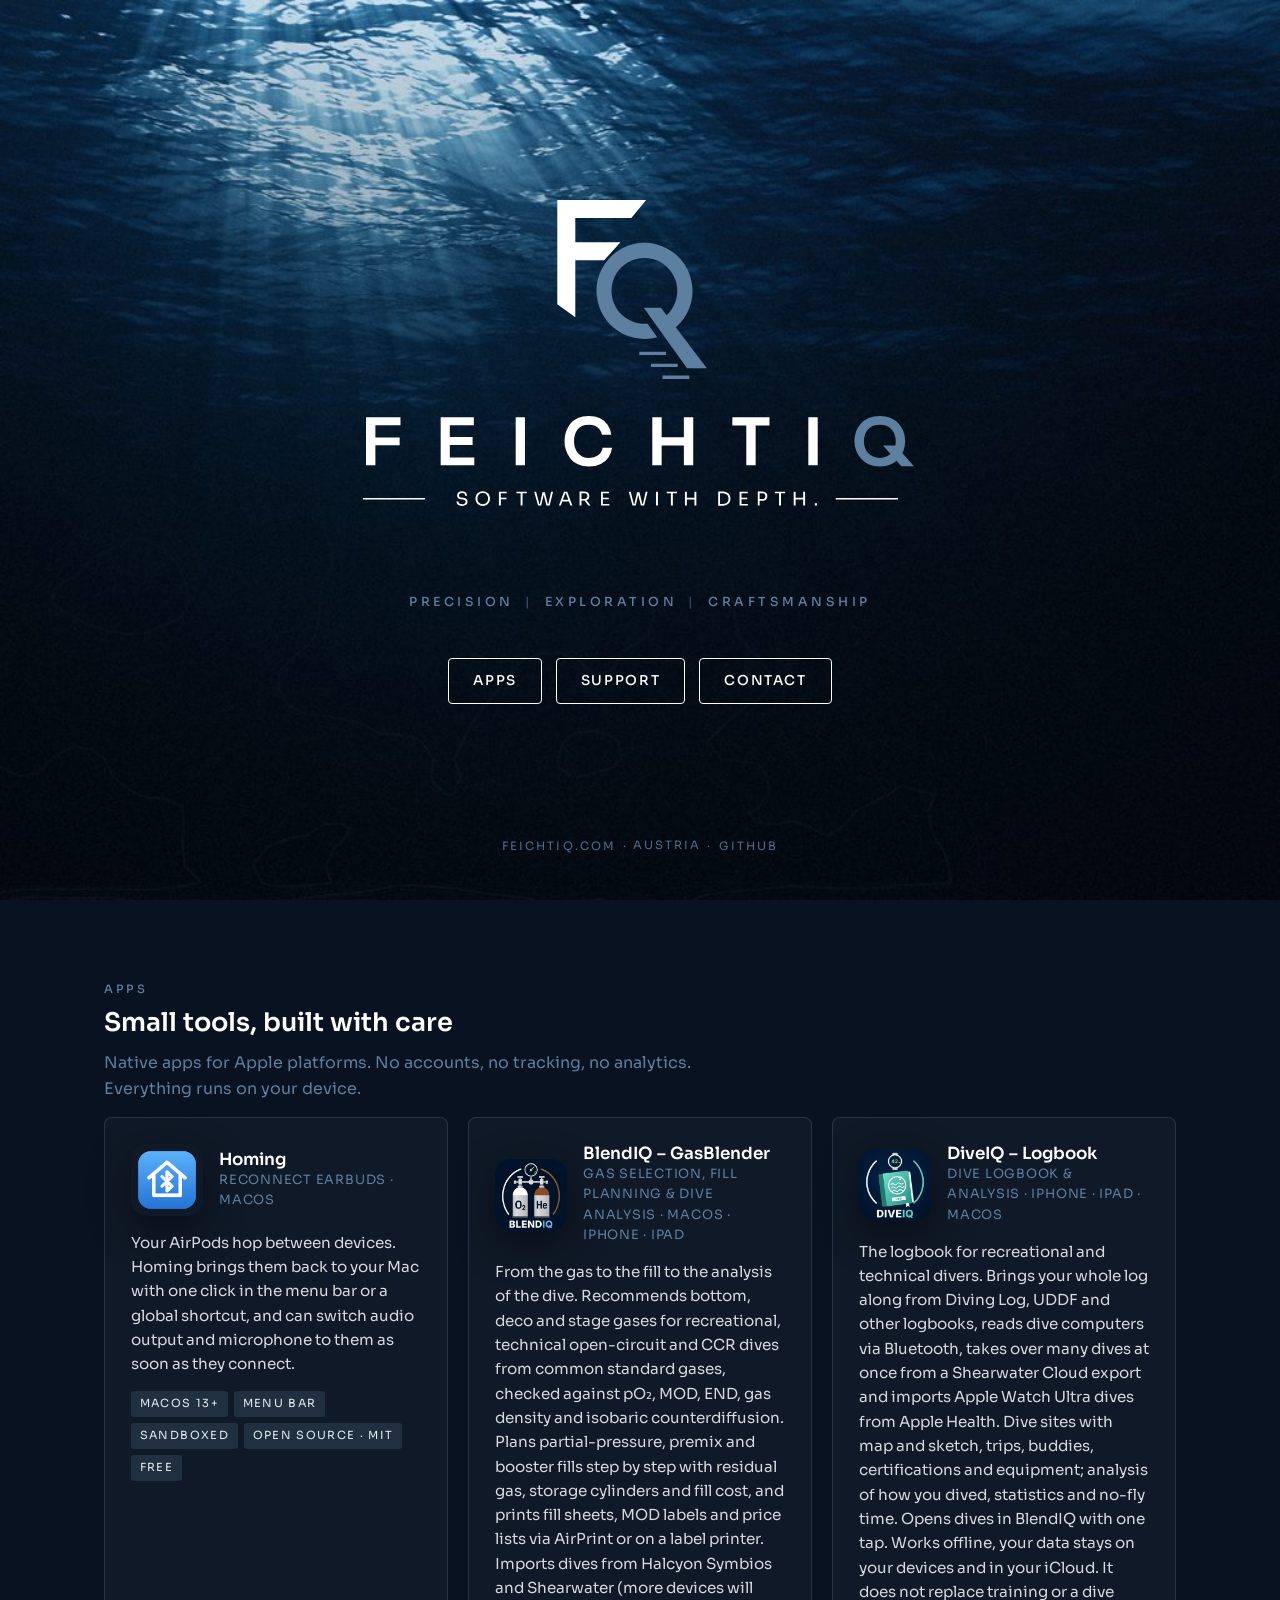
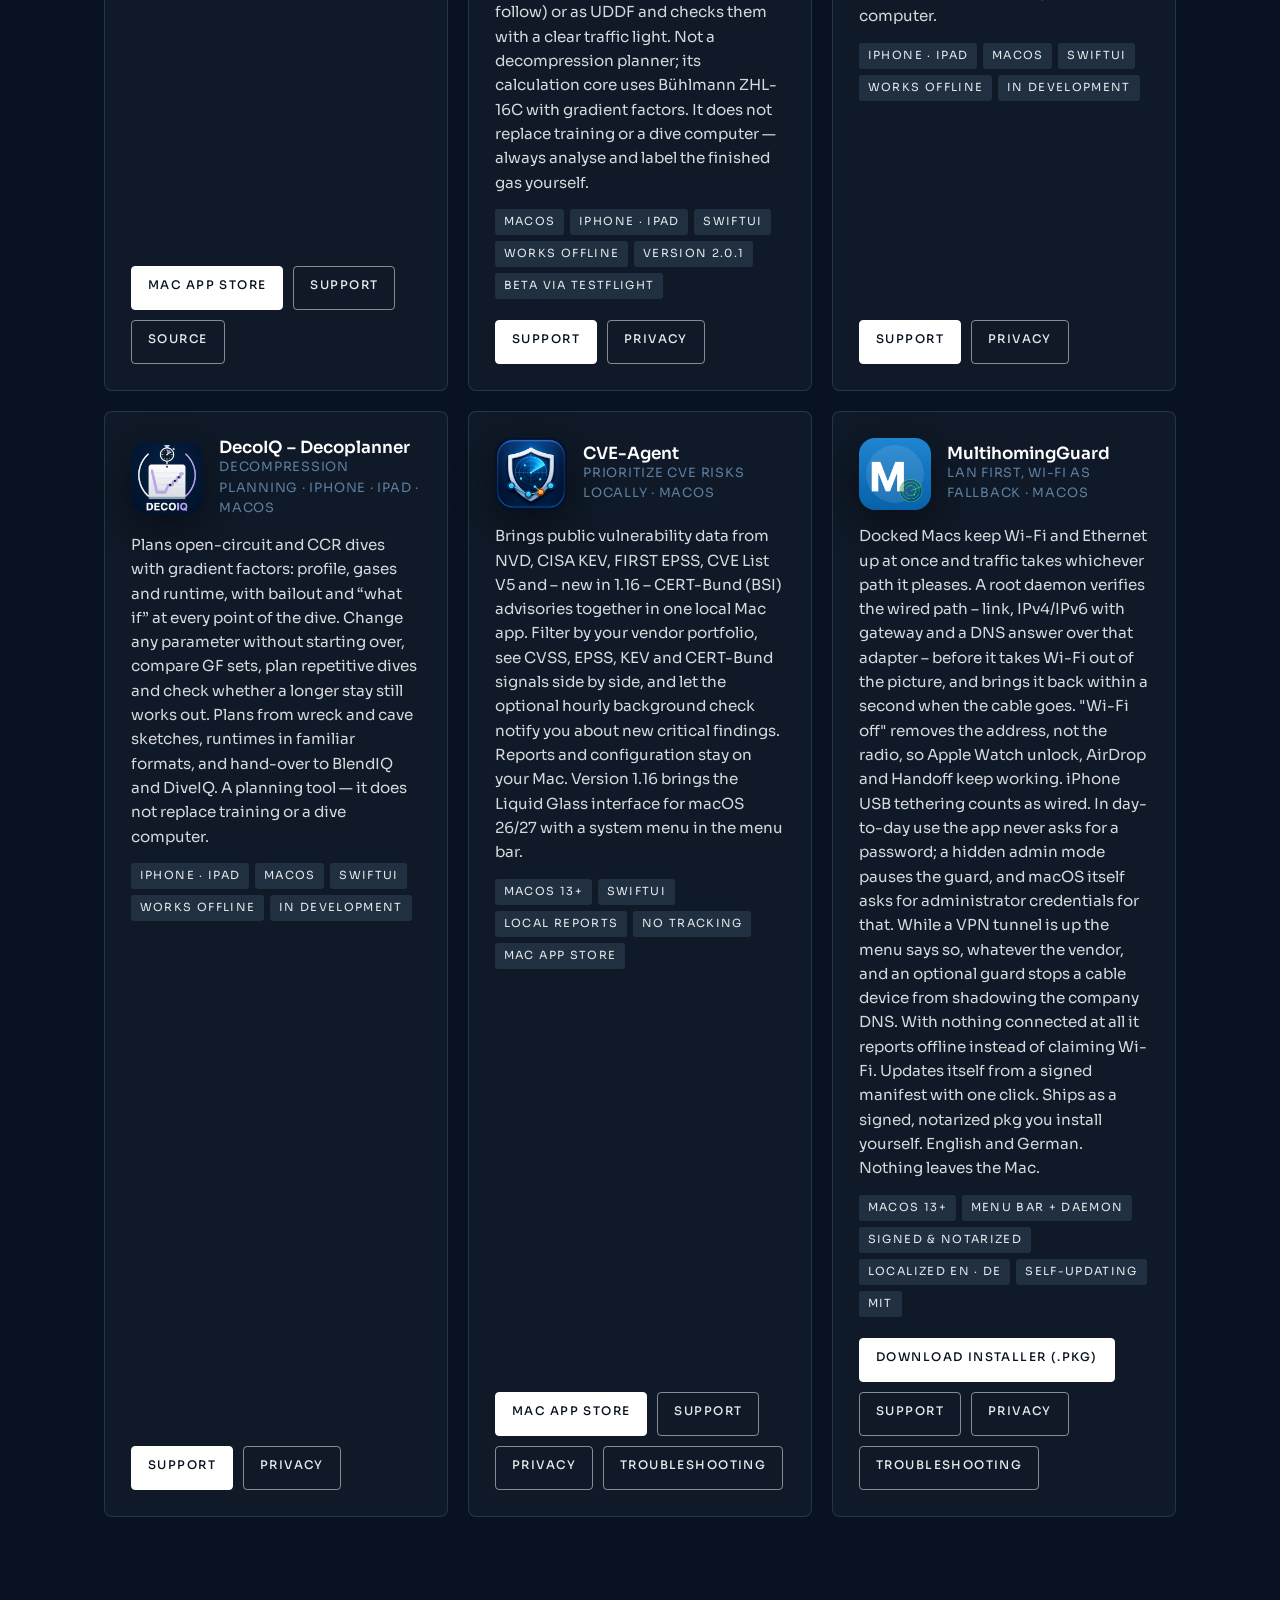
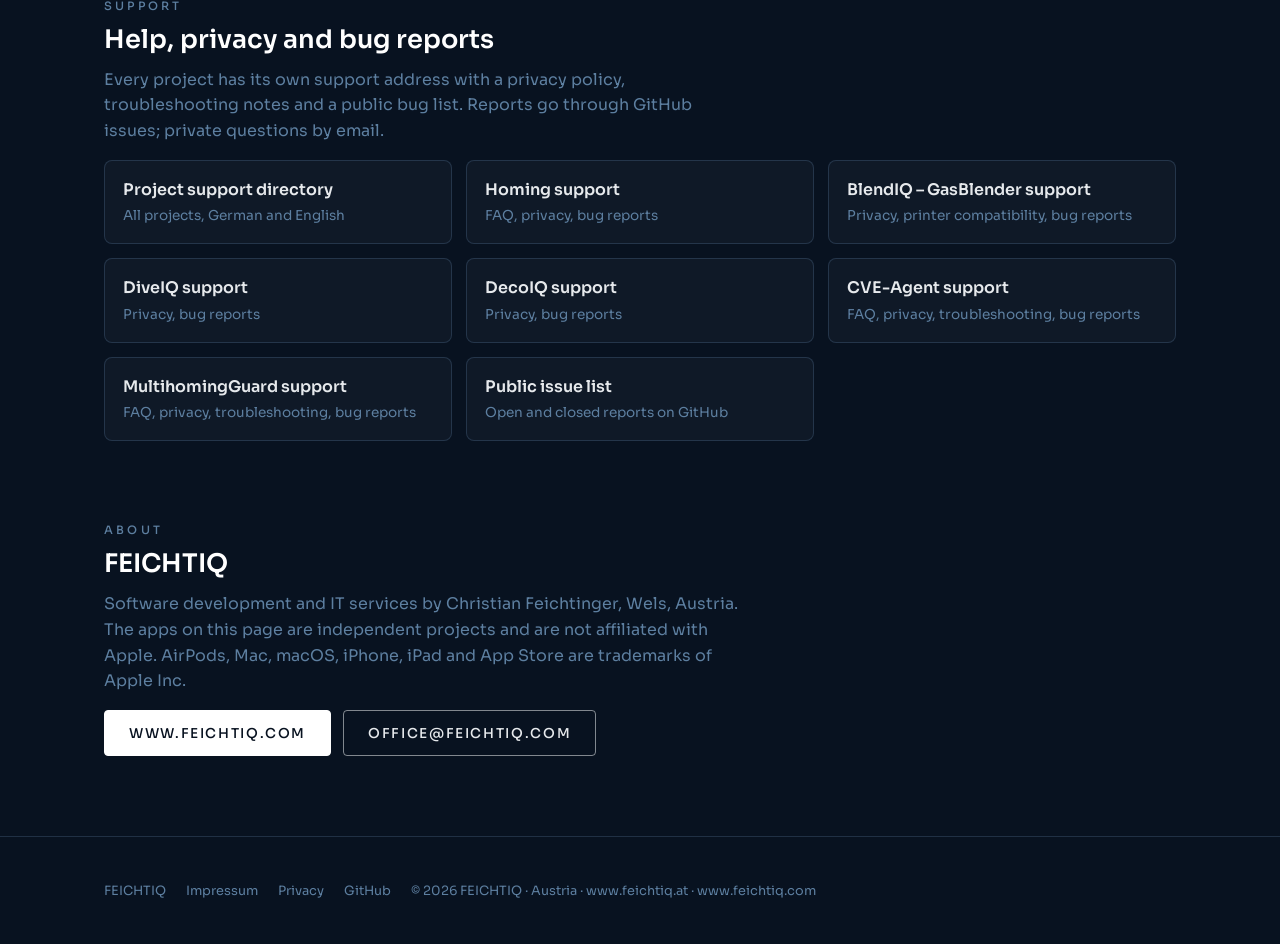
<file: index.html>
<!doctype html>
<html lang="en">
<head>
<meta charset="utf-8">
<meta name="viewport" content="width=device-width,initial-scale=1,viewport-fit=cover">
<title>FEICHTIQ — Apps by Christian Feichtinger</title>
<meta name="description" content="FEICHTIQ. Software with depth. Homing, CVE-Agent and MultihomingGuard for macOS, BlendIQ, DiveIQ and DecoIQ for divers on iPhone, iPad and Mac — apps, support and source code by Christian Feichtinger, Austria.">
<link rel="canonical" href="https://feichti01.github.io/">
<link rel="icon" href="/favicon.ico" sizes="16x16 32x32 48x48"><link rel="icon" type="image/svg+xml" href="/favicon.svg"><link rel="apple-touch-icon" href="/apple-touch-icon.png"><link rel="manifest" href="/site.webmanifest"><meta name="theme-color" content="#081220">
<meta property="og:title" content="FEICHTIQ — Apps by Christian Feichtinger"><meta property="og:description" content="Software with depth. Homing, CVE-Agent and MultihomingGuard for macOS, BlendIQ, DiveIQ and DecoIQ for divers on iPhone, iPad and Mac."><meta property="og:image" content="https://feichti01.github.io/img/og-1200x630.jpg"><meta property="og:url" content="https://feichti01.github.io/"><meta name="twitter:card" content="summary_large_image">
<link rel="preload" href="/fonts/Sora-var.woff2" as="font" type="font/woff2" crossorigin>
<link rel="stylesheet" href="/css/site.css?v=20260919">
</head>
<body class="dark">

<header class="hero">
  <img class="logo" src="/img/logo-stacked-dark.svg" alt="FEICHTIQ — Software with depth." width="1230" height="1226">
  <p class="tri"><span>Precision</span><span>Exploration</span><span>Craftsmanship</span></p>
  <div class="cta"><a class="btn" href="#apps">Apps</a><a class="btn" href="https://feichti01.github.io/support/">Support</a><a class="btn" href="mailto:office@feichtiq.com">Contact</a></div>
  <p class="at"><a href="https://www.feichtiq.com">feichtiq.com</a>· Austria ·<a href="https://github.com/feichti01">GitHub</a></p>
</header>

<main class="wrap">

<section class="block" id="apps" aria-labelledby="apps-heading">
  <p class="eyebrow">Apps</p>
  <h2 id="apps-heading">Small tools, built with care</h2>
  <p class="lead">Native apps for Apple platforms. No accounts, no tracking, no analytics. Everything runs on your device.</p>
  <div class="grid">

    <article class="app" aria-labelledby="homing-heading">
      <div class="head">
        <img class="icon" src="/img/homing-512.png" alt="" width="72" height="72">
        <div><h3 id="homing-heading">Homing</h3><div class="sub">Reconnect Earbuds · macOS</div></div>
      </div>
      <p>Your AirPods hop between devices. Homing brings them back to your Mac with one click in the menu bar or a global shortcut, and can switch audio output and microphone to them as soon as they connect.</p>
      <div class="tags"><span>macOS 13+</span><span>Menu bar</span><span>Sandboxed</span><span>Open source · MIT</span><span>Free</span></div>
      <div class="actions">
        <a class="btn solid" href="https://apps.apple.com/app/homing-reconnect-earbuds/id6809006124?mt=12">Mac App Store</a>
        <a class="btn quiet" href="https://feichti01.github.io/support/homing/en/">Support</a>
        <a class="btn quiet" href="https://github.com/feichti01/homing">Source</a>
      </div>
    </article>

    <article class="app" aria-labelledby="blendiq-heading">
      <div class="head">
        <img class="icon" src="/img/blendiq-512.png" alt="" width="72" height="72">
        <div><h3 id="blendiq-heading">BlendIQ – GasBlender</h3><div class="sub">Gas selection, fill planning &amp; dive analysis · macOS · iPhone · iPad</div></div>
      </div>
      <p>From the gas to the fill to the analysis of the dive. Recommends bottom, deco and stage gases for recreational, technical open-circuit and CCR dives from common standard gases, checked against pO₂, MOD, END, gas density and isobaric counterdiffusion. Plans partial-pressure, premix and booster fills step by step with residual gas, storage cylinders and fill cost, and prints fill sheets, MOD labels and price lists via AirPrint or on a label printer. Imports dives from Halcyon Symbios and Shearwater (more devices will follow) or as UDDF and checks them with a clear traffic light. Not a decompression planner; its calculation core uses Bühlmann ZHL-16C with gradient factors. It does not replace training or a dive computer — always analyse and label the finished gas yourself.</p>
      <div class="tags"><span>macOS</span><span>iPhone · iPad</span><span>SwiftUI</span><span>Works offline</span><span>Version 2.0.1</span><span>Beta via TestFlight</span></div>
      <div class="actions">
        <a class="btn solid" href="https://feichti01.github.io/gasblender/support/en/">Support</a>
        <a class="btn quiet" href="https://feichti01.github.io/gasblender/support/privacy.html#english">Privacy</a>
      </div>
    </article>

    <article class="app" aria-labelledby="diveiq-heading">
      <div class="head">
        <img class="icon" src="/img/diveiq-512.png" alt="" width="72" height="72">
        <div><h3 id="diveiq-heading">DiveIQ – Logbook</h3><div class="sub">Dive logbook &amp; analysis · iPhone · iPad · macOS</div></div>
      </div>
      <p>The logbook for recreational and technical divers. Brings your whole log along from Diving Log, UDDF and other logbooks, reads dive computers via Bluetooth, takes over many dives at once from a Shearwater Cloud export and imports Apple Watch Ultra dives from Apple Health. Dive sites with map and sketch, trips, buddies, certifications and equipment; analysis of how you dived, statistics and no-fly time. Opens dives in BlendIQ with one tap. Works offline, your data stays on your devices and in your iCloud. It does not replace training or a dive computer.</p>
      <div class="tags"><span>iPhone · iPad</span><span>macOS</span><span>SwiftUI</span><span>Works offline</span><span>In development</span></div>
      <div class="actions">
        <a class="btn solid" href="https://feichti01.github.io/support/diveiq/en/">Support</a>
        <a class="btn quiet" href="https://feichti01.github.io/support/diveiq/privacy.html#english">Privacy</a>
      </div>
    </article>

    <article class="app" aria-labelledby="decoiq-heading">
      <div class="head">
        <img class="icon" src="/img/decoiq-512.png" alt="" width="72" height="72">
        <div><h3 id="decoiq-heading">DecoIQ – Decoplanner</h3><div class="sub">Decompression planning · iPhone · iPad · macOS</div></div>
      </div>
      <p>Plans open-circuit and CCR dives with gradient factors: profile, gases and runtime, with bailout and “what if” at every point of the dive. Change any parameter without starting over, compare GF sets, plan repetitive dives and check whether a longer stay still works out. Plans from wreck and cave sketches, runtimes in familiar formats, and hand-over to BlendIQ and DiveIQ. A planning tool — it does not replace training or a dive computer.</p>
      <div class="tags"><span>iPhone · iPad</span><span>macOS</span><span>SwiftUI</span><span>Works offline</span><span>In development</span></div>
      <div class="actions">
        <a class="btn solid" href="https://feichti01.github.io/support/decoiq/en/">Support</a>
        <a class="btn quiet" href="https://feichti01.github.io/support/decoiq/privacy.html#english">Privacy</a>
      </div>
    </article>

    <article class="app" aria-labelledby="cveagent-heading">
      <div class="head">
        <img class="icon" src="/img/cveagent-512.png" alt="" width="72" height="72">
        <div><h3 id="cveagent-heading">CVE-Agent</h3><div class="sub">Prioritize CVE risks locally · macOS</div></div>
      </div>
      <p>Brings public vulnerability data from NVD, CISA KEV, FIRST EPSS, CVE List V5 and – new in 1.16 – CERT-Bund (BSI) advisories together in one local Mac app. Filter by your vendor portfolio, see CVSS, EPSS, KEV and CERT-Bund signals side by side, and let the optional hourly background check notify you about new critical findings. Reports and configuration stay on your Mac. Version 1.16 brings the Liquid Glass interface for macOS 26/27 with a system menu in the menu bar.</p>
      <div class="tags"><span>macOS 13+</span><span>SwiftUI</span><span>Local reports</span><span>No tracking</span><span>Mac App Store</span></div>
      <div class="actions">
        <a class="btn solid" href="https://apps.apple.com/at/app/cve-agent/id6811044823?mt=12">Mac App Store</a>
        <a class="btn quiet" href="https://feichti01.github.io/support/cveagent/en/">Support</a>
        <a class="btn quiet" href="https://feichti01.github.io/support/cveagent/privacy.html">Privacy</a>
        <a class="btn quiet" href="https://feichti01.github.io/support/cveagent/troubleshooting.html">Troubleshooting</a>
      </div>
    </article>

    <article class="app" aria-labelledby="multihomingguard-heading">
      <div class="head">
        <img class="icon" src="/img/multihomingguard-512.png" alt="" width="72" height="72">
        <div><h3 id="multihomingguard-heading">MultihomingGuard</h3><div class="sub">LAN first, Wi-Fi as fallback · macOS</div></div>
      </div>
      <p>Docked Macs keep Wi-Fi and Ethernet up at once and traffic takes whichever path it pleases. A root daemon verifies the wired path – link, IPv4/IPv6 with gateway and a DNS answer over that adapter – before it takes Wi-Fi out of the picture, and brings it back within a second when the cable goes. "Wi-Fi off" removes the address, not the radio, so Apple Watch unlock, AirDrop and Handoff keep working. iPhone USB tethering counts as wired. In day-to-day use the app never asks for a password; a hidden admin mode pauses the guard, and macOS itself asks for administrator credentials for that. While a VPN tunnel is up the menu says so, whatever the vendor, and an optional guard stops a cable device from shadowing the company DNS. With nothing connected at all it reports offline instead of claiming Wi-Fi. Updates itself from a signed manifest with one click. Ships as a signed, notarized pkg you install yourself. English and German. Nothing leaves the Mac.</p>
      <div class="tags"><span>macOS 13+</span><span>Menu bar + daemon</span><span>Signed &amp; notarized</span><span>Localized EN · DE</span><span>Self-updating</span><span>MIT</span></div>
      <div class="actions">
        <a class="btn solid" href="https://www.feichtiq.com/dl/MultihomingGuard-latest.pkg">Download installer (.pkg)</a>
        <a class="btn quiet" href="https://feichti01.github.io/support/multihomingguard/en/">Support</a>
        <a class="btn quiet" href="https://feichti01.github.io/support/multihomingguard/privacy.html#english">Privacy</a>
        <a class="btn quiet" href="https://feichti01.github.io/support/multihomingguard/troubleshooting.html#english">Troubleshooting</a>
      </div>
    </article>

  </div>
</section>

<section class="block" id="support" aria-labelledby="support-heading">
  <p class="eyebrow">Support</p>
  <h2 id="support-heading">Help, privacy and bug reports</h2>
  <p class="lead">Every project has its own support address with a privacy policy, troubleshooting notes and a public bug list. Reports go through GitHub issues; private questions by email.</p>
  <div class="links">
    <a href="https://feichti01.github.io/support/"><b>Project support directory</b><span>All projects, German and English</span></a>
    <a href="https://feichti01.github.io/support/homing/en/"><b>Homing support</b><span>FAQ, privacy, bug reports</span></a>
    <a href="https://feichti01.github.io/gasblender/support/en/"><b>BlendIQ – GasBlender support</b><span>Privacy, printer compatibility, bug reports</span></a>
    <a href="https://feichti01.github.io/support/diveiq/en/"><b>DiveIQ support</b><span>Privacy, bug reports</span></a>
    <a href="https://feichti01.github.io/support/decoiq/en/"><b>DecoIQ support</b><span>Privacy, bug reports</span></a>
    <a href="https://feichti01.github.io/support/cveagent/en/"><b>CVE-Agent support</b><span>FAQ, privacy, troubleshooting, bug reports</span></a>
    <a href="https://feichti01.github.io/support/multihomingguard/en/"><b>MultihomingGuard support</b><span>FAQ, privacy, troubleshooting, bug reports</span></a>
    <a href="https://github.com/feichti01/support/issues"><b>Public issue list</b><span>Open and closed reports on GitHub</span></a>
  </div>
</section>

<section class="block" id="about" aria-labelledby="about-heading">
  <p class="eyebrow">About</p>
  <h2 id="about-heading">FEICHTIQ</h2>
  <p class="lead">Software development and IT services by Christian Feichtinger, Wels, Austria. The apps on this page are independent projects and are not affiliated with Apple. AirPods, Mac, macOS, iPhone, iPad and App Store are trademarks of Apple Inc.</p>
  <div class="cta" style="display:flex;flex-wrap:wrap;gap:12px"><a class="btn solid" href="https://www.feichtiq.com">www.feichtiq.com</a><a class="btn quiet" href="mailto:office@feichtiq.com">office@feichtiq.com</a></div>
</section>

</main>

<footer><div class="wrap"><a href="/">FEICHTIQ</a><a href="https://www.feichtiq.com/impressum/">Impressum</a><a href="/privacy/">Privacy</a><a href="https://github.com/feichti01">GitHub</a><span>© 2026 FEICHTIQ · Austria · www.feichtiq.at · www.feichtiq.com</span></div></footer>
</body>
</html>
</file>
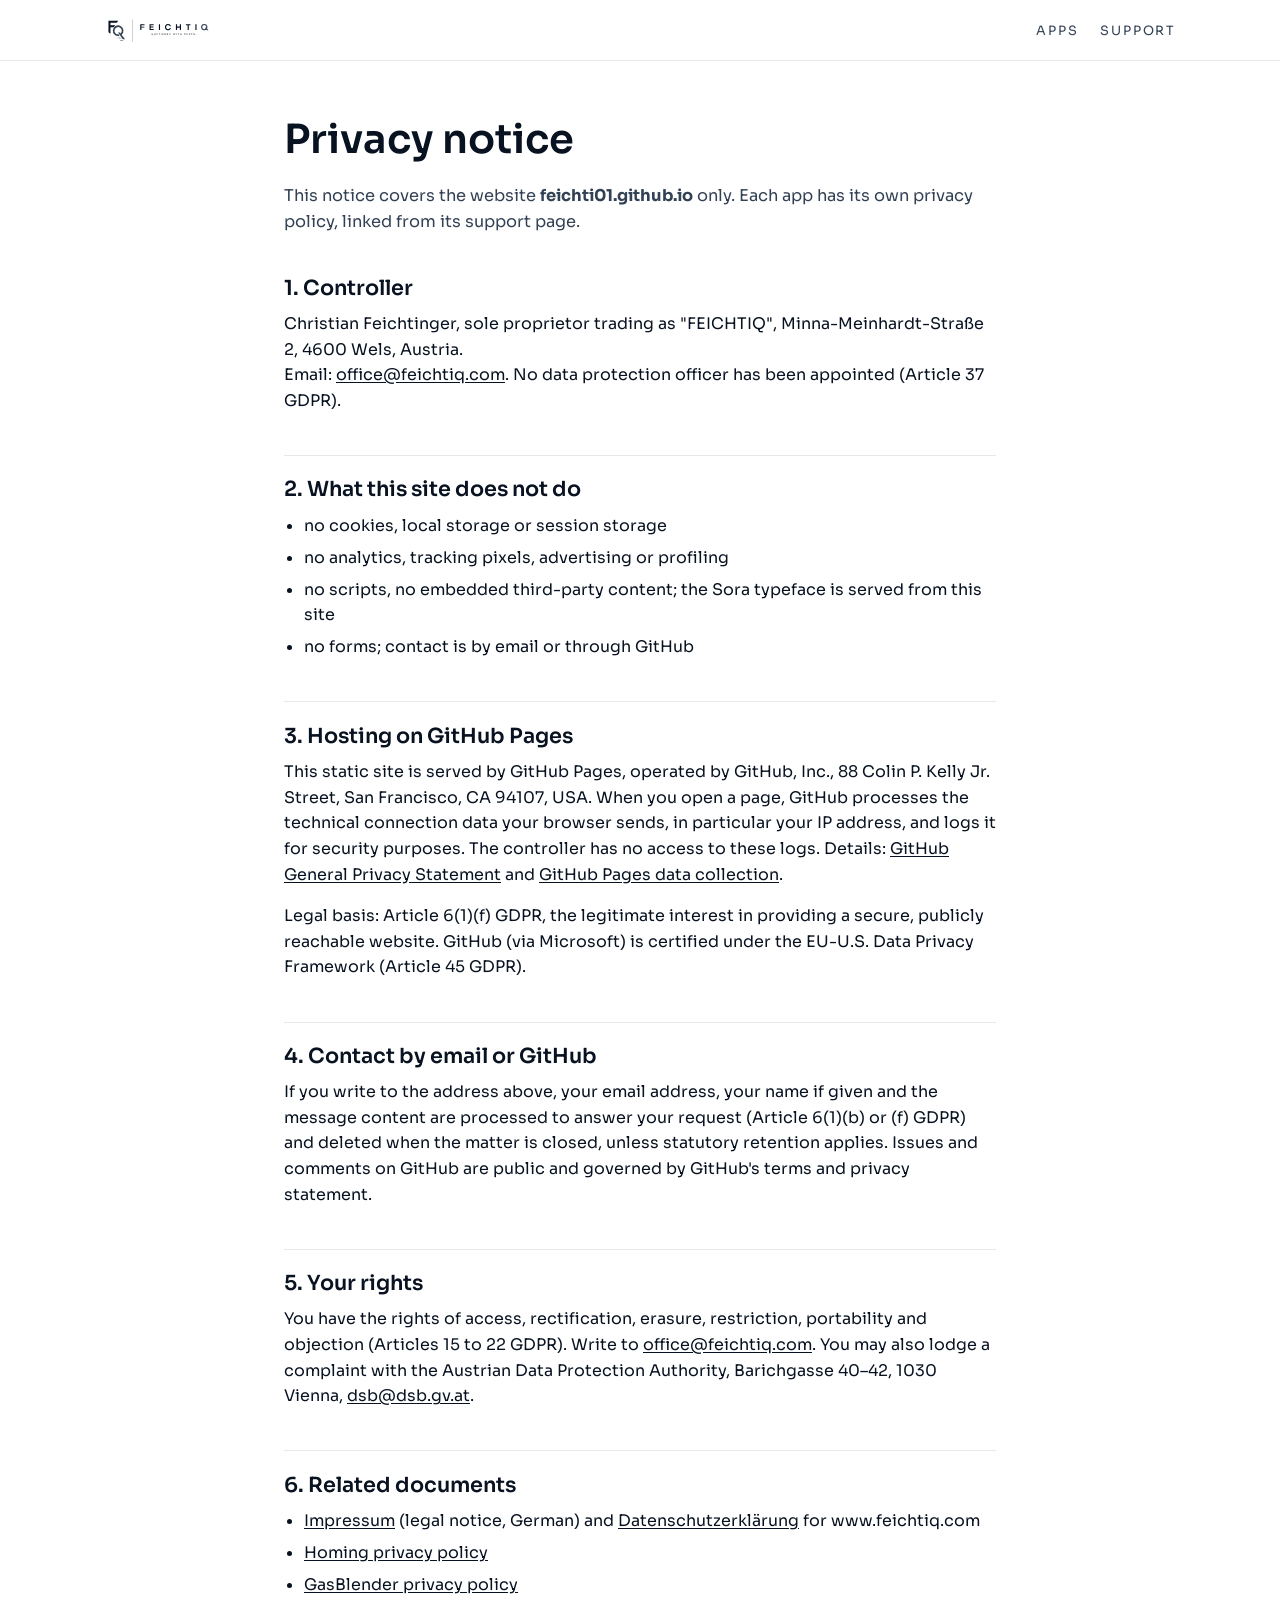
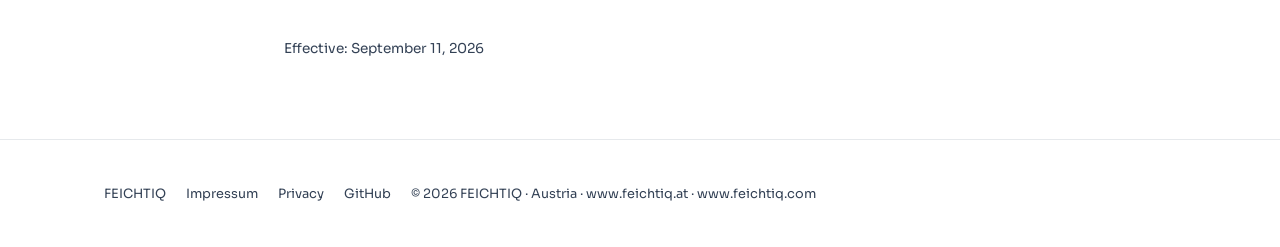
<file: privacy/index.html>
<!doctype html>
<html lang="en">
<head>
<meta charset="utf-8">
<meta name="viewport" content="width=device-width,initial-scale=1,viewport-fit=cover">
<title>Privacy — feichti01.github.io</title>
<meta name="description" content="Privacy notice for feichti01.github.io, a static site hosted on GitHub Pages: no cookies, no tracking, no scripts.">
<link rel="canonical" href="https://feichti01.github.io/privacy/">
<link rel="icon" href="/favicon.ico" sizes="16x16 32x32 48x48"><link rel="icon" type="image/svg+xml" href="/favicon.svg"><link rel="apple-touch-icon" href="/apple-touch-icon.png"><meta name="theme-color" content="#081220">
<link rel="preload" href="/fonts/Sora-var.woff2" as="font" type="font/woff2" crossorigin>
<link rel="stylesheet" href="/css/site.css?v=20260919">
</head>
<body>
<nav class="top"><div class="wrap"><a href="/" style="margin:0"><img src="/img/logo-horizontal-light.svg" alt="FEICHTIQ" width="1000" height="277"></a><div><a href="/#apps">Apps</a><a href="https://feichti01.github.io/support/">Support</a></div></div></nav>
<main class="wrap legal">
<h1 style="margin-top:clamp(2.5rem,8vw,3.5rem)">Privacy notice</h1>
<p class="lead">This notice covers the website <strong>feichti01.github.io</strong> only. Each app has its own privacy policy, linked from its support page.</p>

<h2>1. Controller</h2>
<p>Christian Feichtinger, sole proprietor trading as "FEICHTIQ", Minna-Meinhardt-Straße 2, 4600 Wels, Austria.<br>Email: <a href="mailto:office@feichtiq.com">office@feichtiq.com</a>. No data protection officer has been appointed (Article 37 GDPR).</p>

<h2>2. What this site does not do</h2>
<ul>
<li>no cookies, local storage or session storage</li>
<li>no analytics, tracking pixels, advertising or profiling</li>
<li>no scripts, no embedded third-party content; the Sora typeface is served from this site</li>
<li>no forms; contact is by email or through GitHub</li>
</ul>

<h2>3. Hosting on GitHub Pages</h2>
<p>This static site is served by GitHub Pages, operated by GitHub, Inc., 88 Colin P. Kelly Jr. Street, San Francisco, CA 94107, USA. When you open a page, GitHub processes the technical connection data your browser sends, in particular your IP address, and logs it for security purposes. The controller has no access to these logs. Details: <a href="https://docs.github.com/en/site-policy/privacy-policies/github-general-privacy-statement">GitHub General Privacy Statement</a> and <a href="https://docs.github.com/en/pages/getting-started-with-github-pages/what-is-github-pages#data-collection">GitHub Pages data collection</a>.</p>
<p>Legal basis: Article 6(1)(f) GDPR, the legitimate interest in providing a secure, publicly reachable website. GitHub (via Microsoft) is certified under the EU-U.S. Data Privacy Framework (Article 45 GDPR).</p>

<h2>4. Contact by email or GitHub</h2>
<p>If you write to the address above, your email address, your name if given and the message content are processed to answer your request (Article 6(1)(b) or (f) GDPR) and deleted when the matter is closed, unless statutory retention applies. Issues and comments on GitHub are public and governed by GitHub's terms and privacy statement.</p>

<h2>5. Your rights</h2>
<p>You have the rights of access, rectification, erasure, restriction, portability and objection (Articles 15 to 22 GDPR). Write to <a href="mailto:office@feichtiq.com">office@feichtiq.com</a>. You may also lodge a complaint with the Austrian Data Protection Authority, Barichgasse 40–42, 1030 Vienna, <a href="mailto:dsb@dsb.gv.at">dsb@dsb.gv.at</a>.</p>

<h2>6. Related documents</h2>
<ul>
<li><a href="https://www.feichtiq.com/impressum/">Impressum</a> (legal notice, German) and <a href="https://www.feichtiq.com/datenschutz/">Datenschutzerklärung</a> for www.feichtiq.com</li>
<li><a href="https://feichti01.github.io/support/homing/privacy.html#english">Homing privacy policy</a></li>
<li><a href="https://feichti01.github.io/gasblender/support/privacy.html#english">GasBlender privacy policy</a></li>
</ul>
<p class="stand">Effective: September 11, 2026</p>
</main>
<footer><div class="wrap"><a href="/">FEICHTIQ</a><a href="https://www.feichtiq.com/impressum/">Impressum</a><a href="/privacy/">Privacy</a><a href="https://github.com/feichti01">GitHub</a><span>© 2026 FEICHTIQ · Austria · www.feichtiq.at · www.feichtiq.com</span></div></footer>
</body>
</html>
</file>
<file: css/site.css>
/* feichti01.github.io — FEICHTIQ corporate design, mirrored from www.feichtiq.com (scripts/build_site.py).
   Sora self-hosted (OFL). No third-party requests, no scripts, no cookies. */
@font-face{font-family:"Sora";src:url(/fonts/Sora-var.woff2) format("woff2");font-weight:300 700;font-style:normal;font-display:swap}
:root{--navy:#081220;--ocean:#1E2937;--steel:#334155;--azure:#5D7FA0;--ice:#E6E9EC;--white:#fff}
*{box-sizing:border-box}html{scroll-behavior:smooth;-webkit-text-size-adjust:100%}
@media(prefers-reduced-motion:reduce){html{scroll-behavior:auto}}
body{margin:0;font-family:"Sora","Inter","SF Pro Display","Segoe UI",system-ui,sans-serif;color:var(--navy);background:var(--white);-webkit-font-smoothing:antialiased;line-height:1.6;overflow-x:hidden}
a{color:inherit}img{max-width:100%;height:auto;display:block}
.wrap{max-width:1120px;margin:0 auto;padding:0 clamp(20px,5vw,24px);padding-left:max(clamp(20px,5vw,24px),env(safe-area-inset-left));padding-right:max(clamp(20px,5vw,24px),env(safe-area-inset-right))}
.eyebrow{font-size:.72rem;letter-spacing:.28em;text-transform:uppercase;color:var(--azure);font-weight:500;margin:0 0 .6rem}
h1,h2,h3{font-weight:600;line-height:1.15;margin:0 0 .5em}
h1{font-size:clamp(1.75rem,6vw,2.5rem)}h2{font-size:clamp(1.3rem,4.5vw,1.6rem);margin-top:0}h3{font-size:1.05rem;margin:0 0 .3rem}
p{margin:0 0 1rem}
.btn{display:inline-block;padding:.8rem 1.5rem;min-height:44px;border:1px solid currentColor;border-radius:4px;text-decoration:none;font-size:.85rem;letter-spacing:.12em;text-transform:uppercase;font-weight:500;line-height:1.4}
.btn:hover{background:rgba(255,255,255,.08)}
.btn.solid{background:var(--navy);color:#fff;border-color:var(--navy)}.btn.solid:hover{background:var(--steel);border-color:var(--steel)}
.btn.quiet{color:var(--steel)}.btn.quiet:hover{background:var(--ice)}
section.block{padding:clamp(3rem,8vw,5rem) 0 0}
section.block .lead{max-width:640px;color:var(--steel)}
.grid{display:grid;gap:20px;grid-template-columns:repeat(auto-fill,minmax(min(100%,300px),1fr))}
.app{border:1px solid var(--ice);border-radius:8px;background:#fff;padding:clamp(18px,3vw,26px);display:flex;flex-direction:column;gap:.9rem}
.app .head{display:flex;align-items:center;gap:16px}
.app .icon{width:72px;height:72px;flex:0 0 72px;border-radius:16px;box-shadow:0 1px 0 rgba(8,18,32,.08),0 0 0 1px rgba(8,18,32,.06)}
.app .head h3{margin:0}.app .head .sub{font-size:.8rem;color:var(--steel);letter-spacing:.06em;text-transform:uppercase}
.app p{margin:0;font-size:.95rem}
.app .tags{display:flex;flex-wrap:wrap;gap:6px}
.app .tags span{font-size:.7rem;letter-spacing:.12em;text-transform:uppercase;color:var(--steel);background:var(--ice);padding:.25rem .55rem;border-radius:3px}
.app .actions{display:flex;flex-wrap:wrap;gap:10px;margin-top:auto;padding-top:.4rem}
.app .actions .btn{font-size:.74rem;padding:.65rem 1rem}
.links{display:grid;gap:14px;grid-template-columns:repeat(auto-fill,minmax(min(100%,260px),1fr))}
.links a{display:flex;flex-direction:column;gap:.2rem;min-height:44px;padding:1rem 1.1rem;border:1px solid var(--ice);border-radius:8px;text-decoration:none}
.links a b{font-weight:600}.links a span{font-size:.85rem;color:var(--steel)}
.links a:hover{border-color:var(--azure)}
footer{margin-top:clamp(3rem,8vw,5rem);padding:2.5rem 0 max(2.5rem,env(safe-area-inset-bottom));border-top:1px solid var(--ice);font-size:.8rem;color:var(--steel)}
footer .wrap{display:flex;flex-wrap:wrap;align-items:baseline;gap:.5rem 20px}
footer a{text-decoration:none;padding:.2rem 0}
nav.top{position:sticky;top:0;background:rgba(255,255,255,.92);backdrop-filter:blur(8px);-webkit-backdrop-filter:blur(8px);border-bottom:1px solid var(--ice);z-index:9}
nav.top .wrap{display:flex;align-items:center;justify-content:space-between;gap:12px;min-height:60px;padding-top:env(safe-area-inset-top)}
nav.top img{height:clamp(22px,5.5vw,30px);width:auto}
nav.top a{text-decoration:none;font-size:clamp(.68rem,2.2vw,.8rem);letter-spacing:.14em;text-transform:uppercase;margin-left:clamp(12px,3vw,22px);color:var(--steel)}
.legal{max-width:760px}
.legal h2{font-size:clamp(1.1rem,3.6vw,1.3rem);margin-top:2.6rem;padding-top:1.4rem;border-top:1px solid var(--ice)}
.legal h2:first-of-type{border-top:0;padding-top:0}
.legal ul{margin:0 0 1rem;padding-left:1.25rem}.legal li{margin-bottom:.4rem}
.legal .lead{font-size:1.02rem;color:var(--steel)}
.legal .stand{margin-top:2.5rem;font-size:.85rem;color:var(--steel)}
.legal a{text-underline-offset:2px}
/* hero — identical breakpoints and density switching to www.feichtiq.com */
.hero{min-height:100svh;display:flex;flex-direction:column;align-items:center;justify-content:center;text-align:center;position:relative;color:#fff;
  padding:calc(4.5rem + env(safe-area-inset-top)) max(clamp(20px,6vw,24px),env(safe-area-inset-left)) calc(6.5rem + env(safe-area-inset-bottom));
  background:var(--navy) url(/img/hero-768.jpg) center/cover no-repeat}
@media(min-width:769px){.hero{background-image:url(/img/hero-1280.jpg)}}
@media(min-width:1301px){.hero{background-image:url(/img/hero-1920.jpg)}}
@media(max-width:768px) and (min-resolution:2dppx){.hero{background-image:url(/img/hero-1280.jpg)}}
@media(min-width:769px) and (min-resolution:2dppx){.hero{background-image:url(/img/hero-1920.jpg)}}
@media(min-width:1301px) and (min-resolution:1.5dppx){.hero{background-image:url(/img/hero-2560.jpg)}}
.hero .logo{width:min(620px,84vw)}
.hero .tri{margin:clamp(2rem,7vw,3.2rem) 0 0;display:flex;flex-wrap:wrap;justify-content:center;gap:.15em 0;
  font-size:clamp(.62rem,2.3vw,.78rem);letter-spacing:.28em;text-transform:uppercase;color:var(--azure);font-weight:500}
.hero .tri span+span::before{content:"|";margin:0 .9em;opacity:.55}
.hero .cta{margin-top:clamp(2rem,6vw,2.8rem);display:flex;gap:14px;flex-wrap:wrap;justify-content:center}
.hero .at{position:absolute;left:0;right:0;bottom:calc(1.5rem + env(safe-area-inset-bottom));padding:0 20px;line-height:2;
  font-size:clamp(.64rem,2.1vw,.72rem);letter-spacing:.18em;text-transform:uppercase;color:var(--azure);opacity:.85}
.hero .at a{text-decoration:none;margin:0 .6em;display:inline-block;padding:.15rem 0}
@media(max-width:520px){.hero .tri{flex-direction:column;gap:.55em}.hero .tri span+span::before{content:none}}
@media(max-height:680px){.hero{padding-bottom:calc(2.5rem + env(safe-area-inset-bottom))}.hero .at{position:static;margin-top:2.5rem}}

/* dark variant (landing page): sections below the hero in the FEICHTIQ navy like www.feichtiq.com */
body.dark{background:var(--navy);color:var(--ice)}
body.dark section.block .lead,body.dark .app .head .sub,body.dark .links a span,body.dark footer{color:var(--azure)}
body.dark h2,body.dark h3{color:#fff}
body.dark .app{background:rgba(30,41,55,.35);border-color:rgba(93,127,160,.28)}
body.dark .app .icon{box-shadow:0 12px 40px rgba(0,0,0,.45)}
body.dark .app p{opacity:.92}
body.dark .app .tags span{color:var(--ice);background:rgba(93,127,160,.22)}
body.dark .btn.solid{background:#fff;color:var(--navy);border-color:#fff}body.dark .btn.solid:hover{background:var(--ice);border-color:var(--ice)}
body.dark .btn.quiet{color:var(--ice);border-color:rgba(230,233,236,.55)}body.dark .btn.quiet:hover{background:rgba(255,255,255,.08)}
body.dark .links a{border-color:rgba(93,127,160,.28);background:rgba(30,41,55,.35)}body.dark .links a:hover{border-color:var(--azure)}
body.dark footer{border-top-color:rgba(93,127,160,.28)}
</file>
